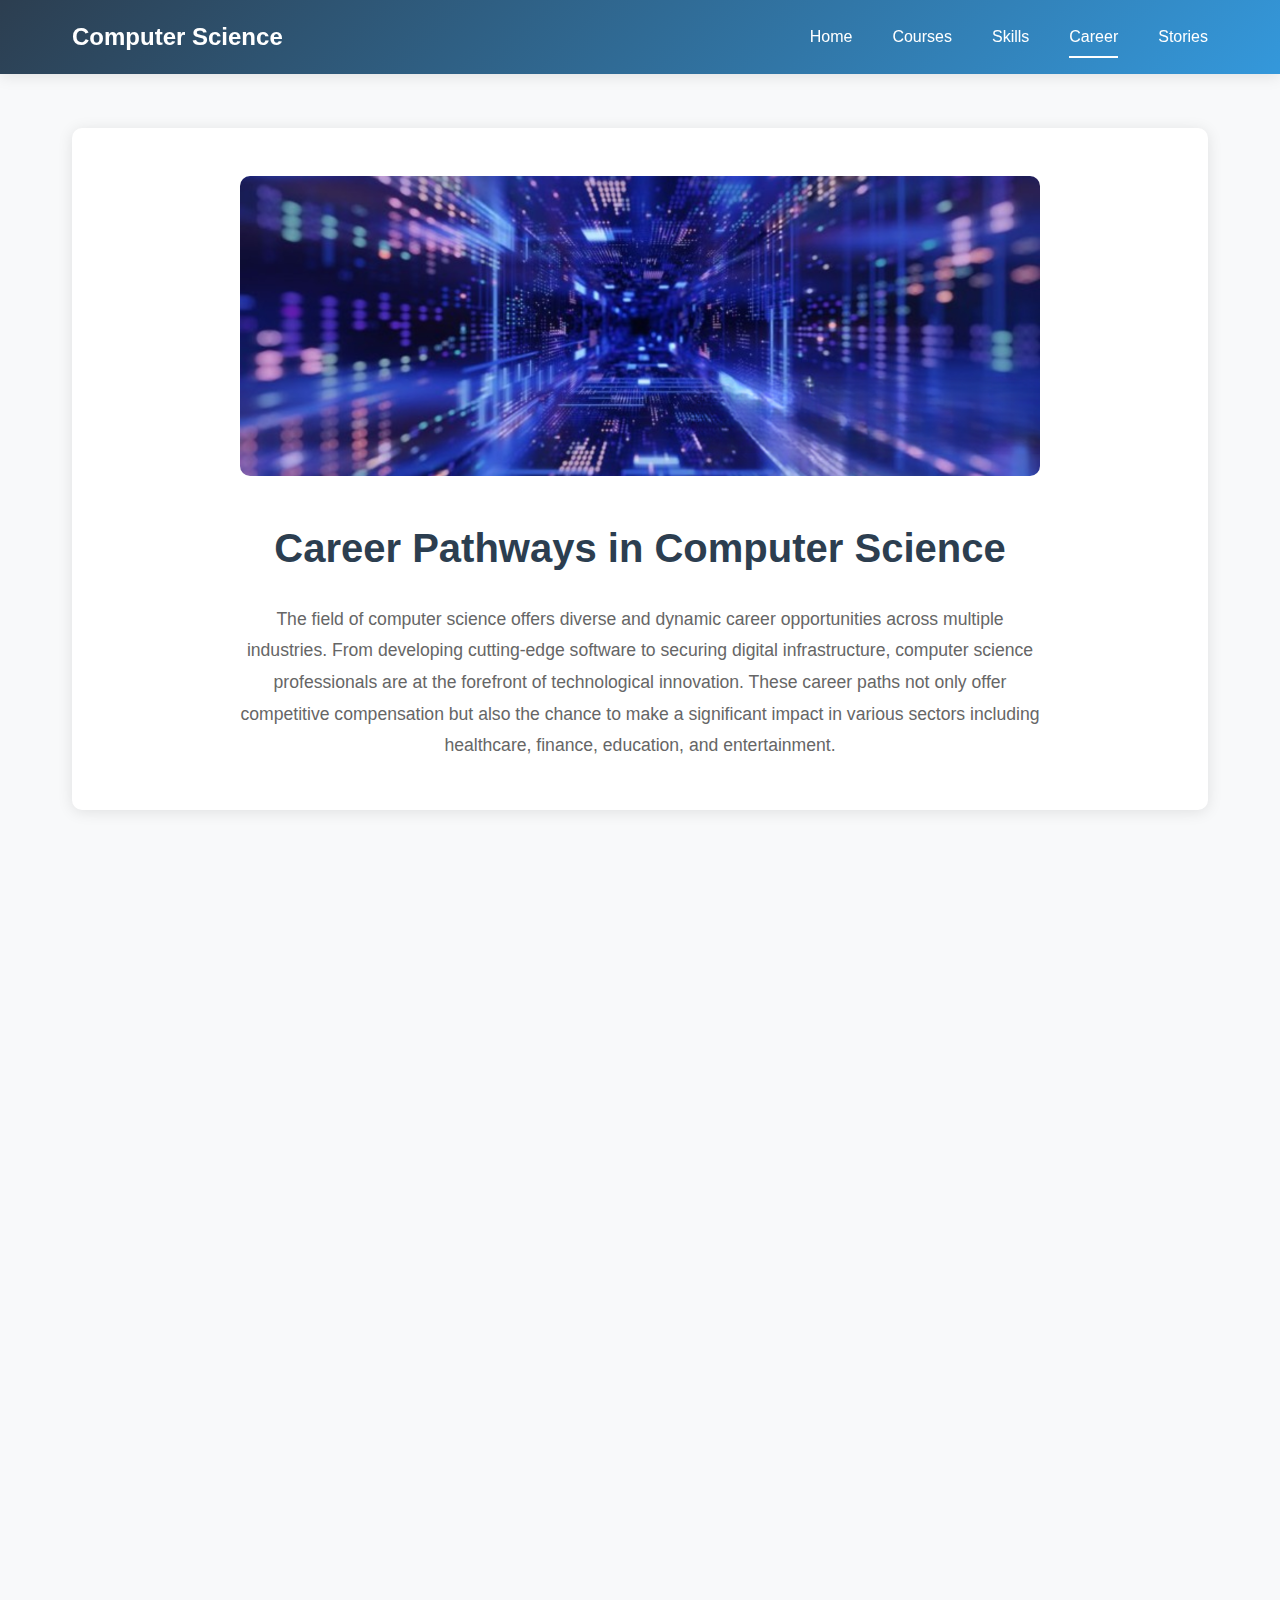
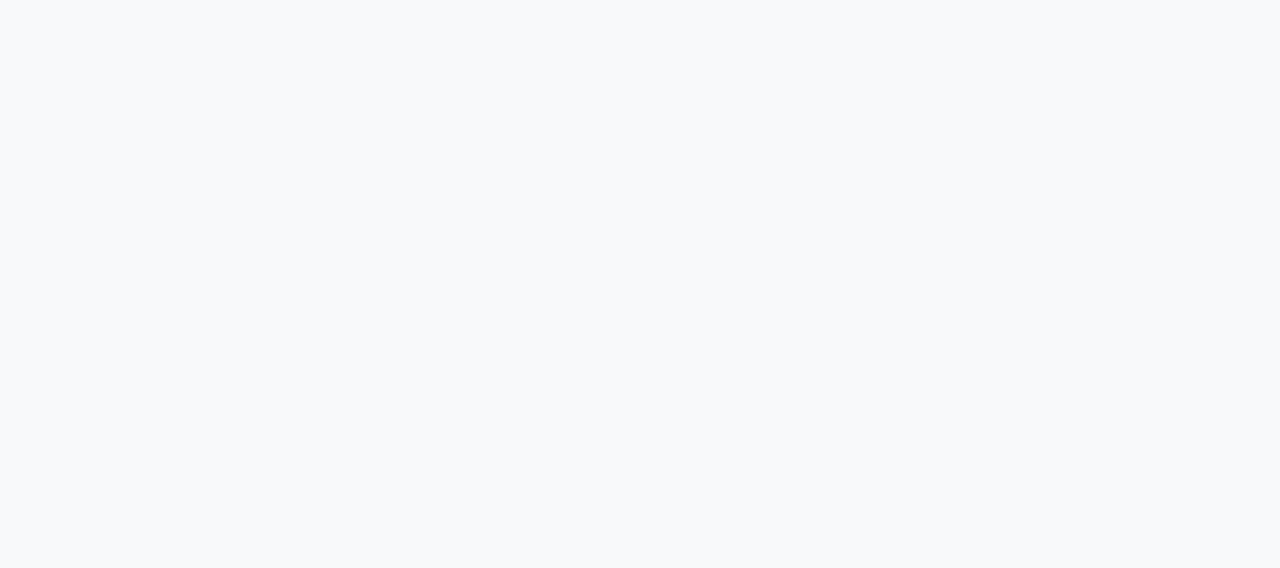
<file: career.html>
<!DOCTYPE html>
<html lang="en">
<head>
    <meta charset="UTF-8">
    <meta name="viewport" content="width=device-width, initial-scale=1.0">
    <title>Computer Science Careers</title>
    <link rel="stylesheet"href="carer.css">
    
</head>
<body>
    <nav>
        <div class="nav-container">
            <a href="#" class="logo">Computer Science</a>
            <div class="nav-links">
                <a href="index.html">Home</a>
                <a href="courses.html">Courses</a>
                <a href="skills.html">Skills</a>
                <a href="career.html" class="active">Career</a>
                <a href="stories.html">Stories</a>
            </div>
        </div>
    </nav>

    <div class="container">
        <section class="intro-section">
            <img src="CSpath.png" alt="Computer Science Careers Overview"/>
            <h1>Career Pathways in Computer Science</h1>
            <p class="intro-text">
                The field of computer science offers diverse and dynamic career opportunities across multiple industries. From developing cutting-edge software to securing digital infrastructure, computer science professionals are at the forefront of technological innovation. These career paths not only offer competitive compensation but also the chance to make a significant impact in various sectors including healthcare, finance, education, and entertainment.
            </p>
        </section>

        <div class="careers-grid">
            <div class="career-card">
                <img src="micro.png" alt="Software Development" class="career-image"/>
                <div class="career-content">
                    <h2 class="career-title">Software Developer</h2>
                    <p class="career-description">Design, develop, and maintain software applications for various platforms. Work with diverse technologies and frameworks to create efficient solutions.</p>
                    <ul class="skills-list">
                        <li>Programming languages (Java, Python, JavaScript)</li>
                        <li>Software architecture and design patterns</li>
                        <li>Version control systems</li>
                        <li>Problem-solving abilities</li>
                    </ul>
                    <a href="https://www.youtube.com/live/Ubg3PenEdNw?si=E45ymzAXVN2nMTrZ" class="resource-link">Learning Resources</a>
                </div>
            </div>

            <div class="career-card">
                <img src="Data.png" alt="Data Science" class="career-image"/>
                <div class="career-content">
                    <h2 class="career-title">Data Scientist</h2>
                    <p class="career-description">Analyze complex data sets to help organizations make data-driven decisions. Develop predictive models and extract meaningful insights.</p>
                    <ul class="skills-list">
                        <li>Statistical analysis and machine learning</li>
                        <li>Python, R, SQL</li>
                        <li>Data visualization</li>
                        <li>Business understanding</li>
                    </ul>
                    <a href="https://youtu.be/-ETQ97mXXF0?si=MY0q4qUSESVNj5SZ" class="resource-link">Learning Resources</a>
                </div>
            </div>

            <div class="career-card">
                <img src="Cys.png" alt="Cybersecurity" class="career-image"/>
                <div class="career-content">
                    <h2 class="career-title">Cybersecurity Analyst</h2>
                    <p class="career-description">Protect organizations from cyber threats and implement security measures. Monitor systems and respond to security incidents.</p>
                    <ul class="skills-list">
                        <li>Network security protocols</li>
                        <li>Security tools and frameworks</li>
                        <li>Incident response</li>
                        <li>Risk assessment</li>
                    </ul>
                    <a href="https://www.youtube.com/live/lpa8uy4DyMo?si=bXQifRedZBlsY5AZ" class="resource-link">Learning Resources</a>
                </div>
            </div>

            <div class="career-card">
                <img src="AIeng.png" alt="AI Engineer" class="career-image"/>
                <div class="career-content">
                    <h2 class="career-title">AI Engineer</h2>
                    <p class="career-description">Develop and implement artificial intelligence solutions. Create machine learning models and neural networks for various applications.</p>
                    <ul class="skills-list">
                        <li>Machine learning algorithms</li>
                        <li>Deep learning frameworks</li>
                        <li>Python and TensorFlow</li>
                        <li>Mathematics and statistics</li>
                    </ul>
                    <a href="https://youtu.be/ad79nYk2keg?si=IFNWxXSAvjgjDuZv" class="resource-link">Learning Resources</a>
                </div>
            </div>
        </div>
    </div>

    <script>
        function animateOnScroll() {
            const cards = document.querySelectorAll('.career-card');
            
            cards.forEach(card => {
                const cardPosition = card.getBoundingClientRect().top;
                const screenPosition = window.innerHeight / 1.3;

                if (cardPosition < screenPosition) {
                    card.classList.add('visible');
                }
            });
        }

        document.addEventListener('DOMContentLoaded', animateOnScroll);
        window.addEventListener('scroll', animateOnScroll);
    </script>
</body>
</html>
</file>
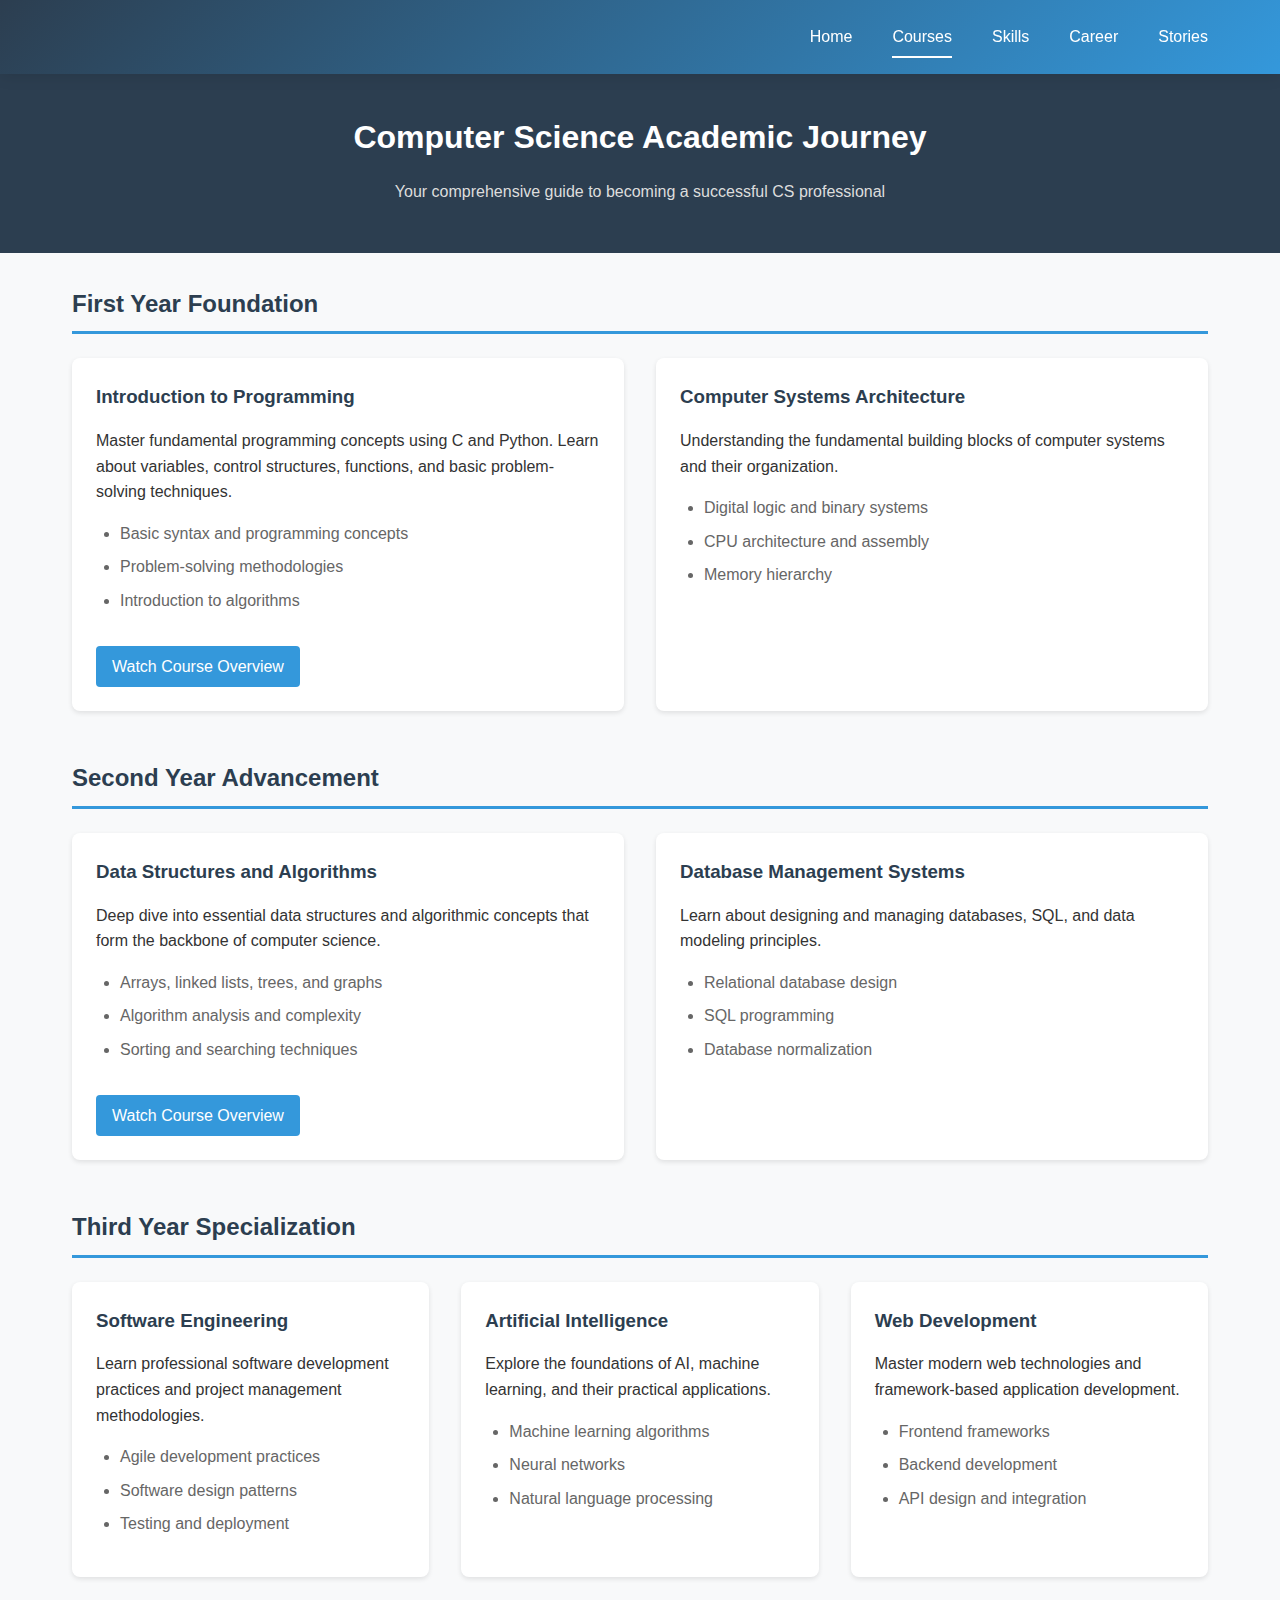
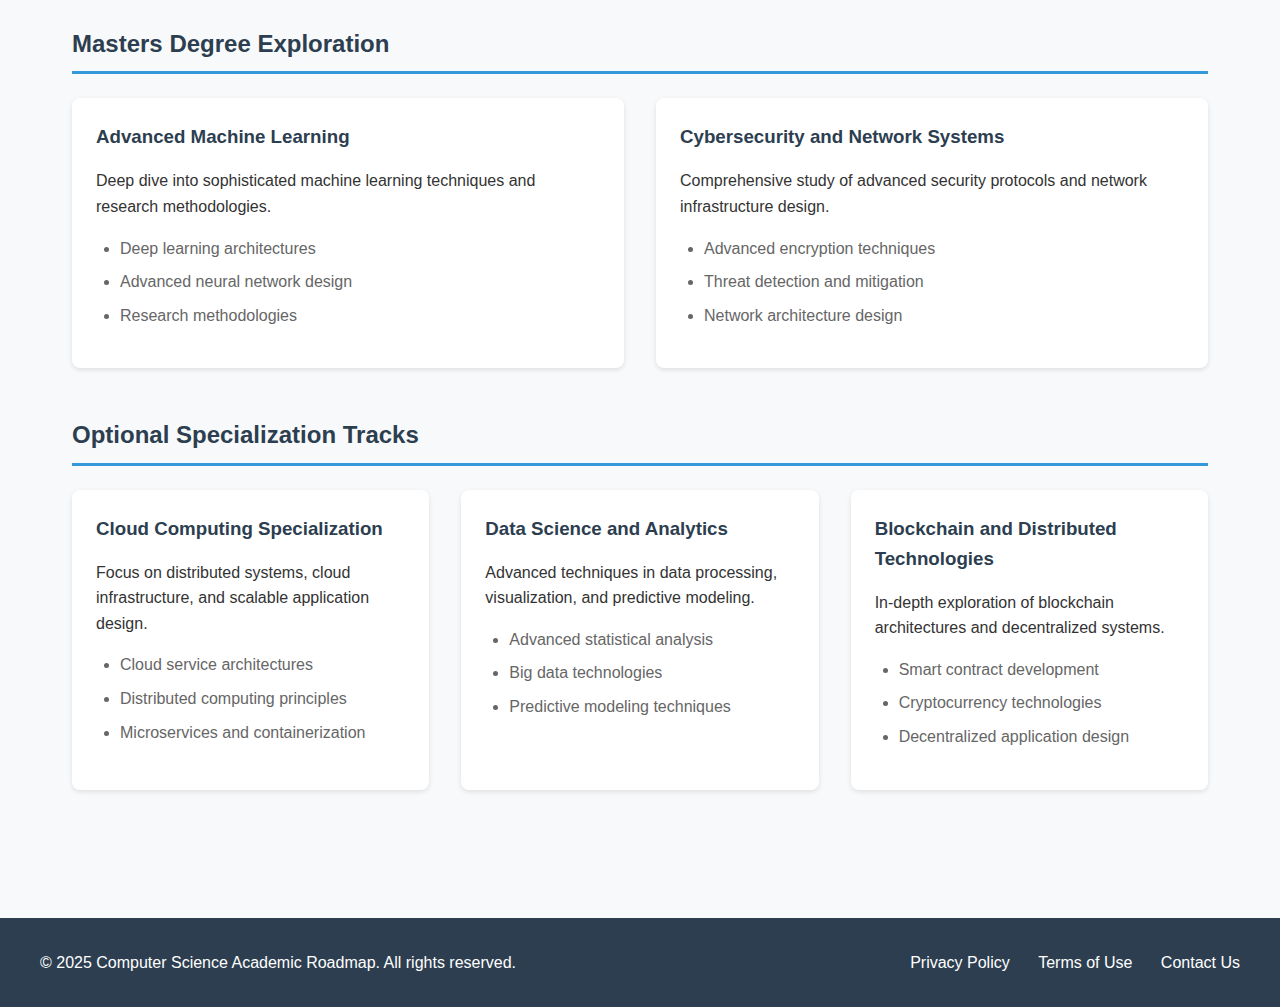
<file: courses.html>
<!DOCTYPE html>
<html lang="en">
<head>
    <meta charset="UTF-8">
    <meta name="viewport" content="width=device-width, initial-scale=1.0">
    <meta name="description" content="Comprehensive roadmap for Computer Science majors covering courses from first to third year">
    <meta name="keywords" content="CS courses, computer science, programming, data structures, algorithms">
    <title>Computer Science Academic Roadmap</title>
    <link rel="stylesheet"href="styles2.css">
    
</head>
<body>
    <nav class="main-navigation">
        <div class="nav-list">
            <a href="index.html" class="nav-link">Home</a>
            <a href="courses.html" class="nav-link active">Courses</a>
            <a href="skills.html" class="nav-link">Skills</a>
            <a href="career.html" class="nav-link">Career</a>
            <a href="stories.html"class="nav-link">Stories</a>
        </div>
    </nav>

    <header>
        <div class="header-content">
            <h1>Computer Science Academic Journey</h1>
            <p class="subtitle">Your comprehensive guide to becoming a successful CS professional</p>
        </div>
    </header>

    <main class="main-content">
        <section class="year-section" id="first-year">
            <h2>First Year Foundation</h2>
            <div class="course-grid">
                <article class="course-card">
                    <div class="course-content">
                        <h3>Introduction to Programming</h3>
                        <p>Master fundamental programming concepts using C and Python. Learn about variables, control structures, functions, and basic problem-solving techniques.</p>
                        <ul class="course-features">
                            <li>Basic syntax and programming concepts</li>
                            <li>Problem-solving methodologies</li>
                            <li>Introduction to algorithms</li>
                        </ul>
                        <a href="https://www.youtube.com/watch?v=rfscVS0vtbw" class="course-link" target="_blank" rel="noopener">Watch Course Overview</a>
                    </div>
                </article>
                <article class="course-card">
                    <div class="course-content">
                        <h3>Computer Systems Architecture</h3>
                        <p>Understanding the fundamental building blocks of computer systems and their organization.</p>
                        <ul class="course-features">
                            <li>Digital logic and binary systems</li>
                            <li>CPU architecture and assembly</li>
                            <li>Memory hierarchy</li>
                        </ul>
                    </div>
                </article>
            </div>
        </section>

        <section class="year-section" id="second-year">
            <h2>Second Year Advancement</h2>
            <div class="course-grid">
                <article class="course-card">
                    <div class="course-content">
                        <h3>Data Structures and Algorithms</h3>
                        <p>Deep dive into essential data structures and algorithmic concepts that form the backbone of computer science.</p>
                        <ul class="course-features">
                            <li>Arrays, linked lists, trees, and graphs</li>
                            <li>Algorithm analysis and complexity</li>
                            <li>Sorting and searching techniques</li>
                        </ul>
                        <a href="https://www.youtube.com/watch?v=RBSGKlAvoiM" class="course-link" target="_blank" rel="noopener">Watch Course Overview</a>
                    </div>
                </article>
                <article class="course-card">
                    <div class="course-content">
                        <h3>Database Management Systems</h3>
                        <p>Learn about designing and managing databases, SQL, and data modeling principles.</p>
                        <ul class="course-features">
                            <li>Relational database design</li>
                            <li>SQL programming</li>
                            <li>Database normalization</li>
                        </ul>
                    </div>
                </article>
            </div>
        </section>

        <section class="year-section" id="third-year">
            <h2>Third Year Specialization</h2>
            <div class="course-grid">
                <article class="course-card">
                    <div class="course-content">
                        <h3>Software Engineering</h3>
                        <p>Learn professional software development practices and project management methodologies.</p>
                        <ul class="course-features">
                            <li>Agile development practices</li>
                            <li>Software design patterns</li>
                            <li>Testing and deployment</li>
                        </ul>
                    </div>
                </article>
                <article class="course-card">
                    <div class="course-content">
                        <h3>Artificial Intelligence</h3>
                        <p>Explore the foundations of AI, machine learning, and their practical applications.</p>
                        <ul class="course-features">
                            <li>Machine learning algorithms</li>
                            <li>Neural networks</li>
                            <li>Natural language processing</li>
                        </ul>
                    </div>
                </article>
                <article class="course-card">
                    <div class="course-content">
                        <h3>Web Development</h3>
                        <p>Master modern web technologies and framework-based application development.</p>
                        <ul class="course-features">
                            <li>Frontend frameworks</li>
                            <li>Backend development</li>
                            <li>API design and integration</li>
                        </ul>
                    </div>
                </article>
            </div>
        </section>

        <section class="year-section" id="masters-degree">
            <h2>Masters Degree Exploration</h2>
            <div class="course-grid">
                <article class="course-card">
                    <div class="course-content">
                        <h3>Advanced Machine Learning</h3>
                        <p>Deep dive into sophisticated machine learning techniques and research methodologies.</p>
                        <ul class="course-features">
                            <li>Deep learning architectures</li>
                            <li>Advanced neural network design</li>
                            <li>Research methodologies</li>
                        </ul>
                    </div>
                </article>
                <article class="course-card">
                    <div class="course-content">
                        <h3>Cybersecurity and Network Systems</h3>
                        <p>Comprehensive study of advanced security protocols and network infrastructure design.</p>
                        <ul class="course-features">
                            <li>Advanced encryption techniques</li>
                            <li>Threat detection and mitigation</li>
                            <li>Network architecture design</li>
                        </ul>
                    </div>
                </article>
            </div>
        </section>
    
        <section class="year-section" id="optional-specializations">
            <h2>Optional Specialization Tracks</h2>
            <div class="course-grid">
                <article class="course-card">
                    <div class="course-content">
                        <h3>Cloud Computing Specialization</h3>
                        <p>Focus on distributed systems, cloud infrastructure, and scalable application design.</p>
                        <ul class="course-features">
                            <li>Cloud service architectures</li>
                            <li>Distributed computing principles</li>
                            <li>Microservices and containerization</li>
                        </ul>
                    </div>
                </article>
                <article class="course-card">
                    <div class="course-content">
                        <h3>Data Science and Analytics</h3>
                        <p>Advanced techniques in data processing, visualization, and predictive modeling.</p>
                        <ul class="course-features">
                            <li>Advanced statistical analysis</li>
                            <li>Big data technologies</li>
                            <li>Predictive modeling techniques</li>
                        </ul>
                    </div>
                </article>
                <article class="course-card">
                    <div class="course-content">
                        <h3>Blockchain and Distributed Technologies</h3>
                        <p>In-depth exploration of blockchain architectures and decentralized systems.</p>
                        <ul class="course-features">
                            <li>Smart contract development</li>
                            <li>Cryptocurrency technologies</li>
                            <li>Decentralized application design</li>
                        </ul>
                    </div>
                </article>
            </div>
        </section>
    
    </main>

    <footer class="site-footer">
        <div class="footer-content">
            <p>&copy; 2025 Computer Science Academic Roadmap. All rights reserved.</p>
            <nav class="footer-nav">
                <a href="#privacy">Privacy Policy</a>
                <a href="#terms">Terms of Use</a>
                <a href="#contact">Contact Us</a>
            </nav>
        </div>
    </footer>
</body>
</html>
</file>
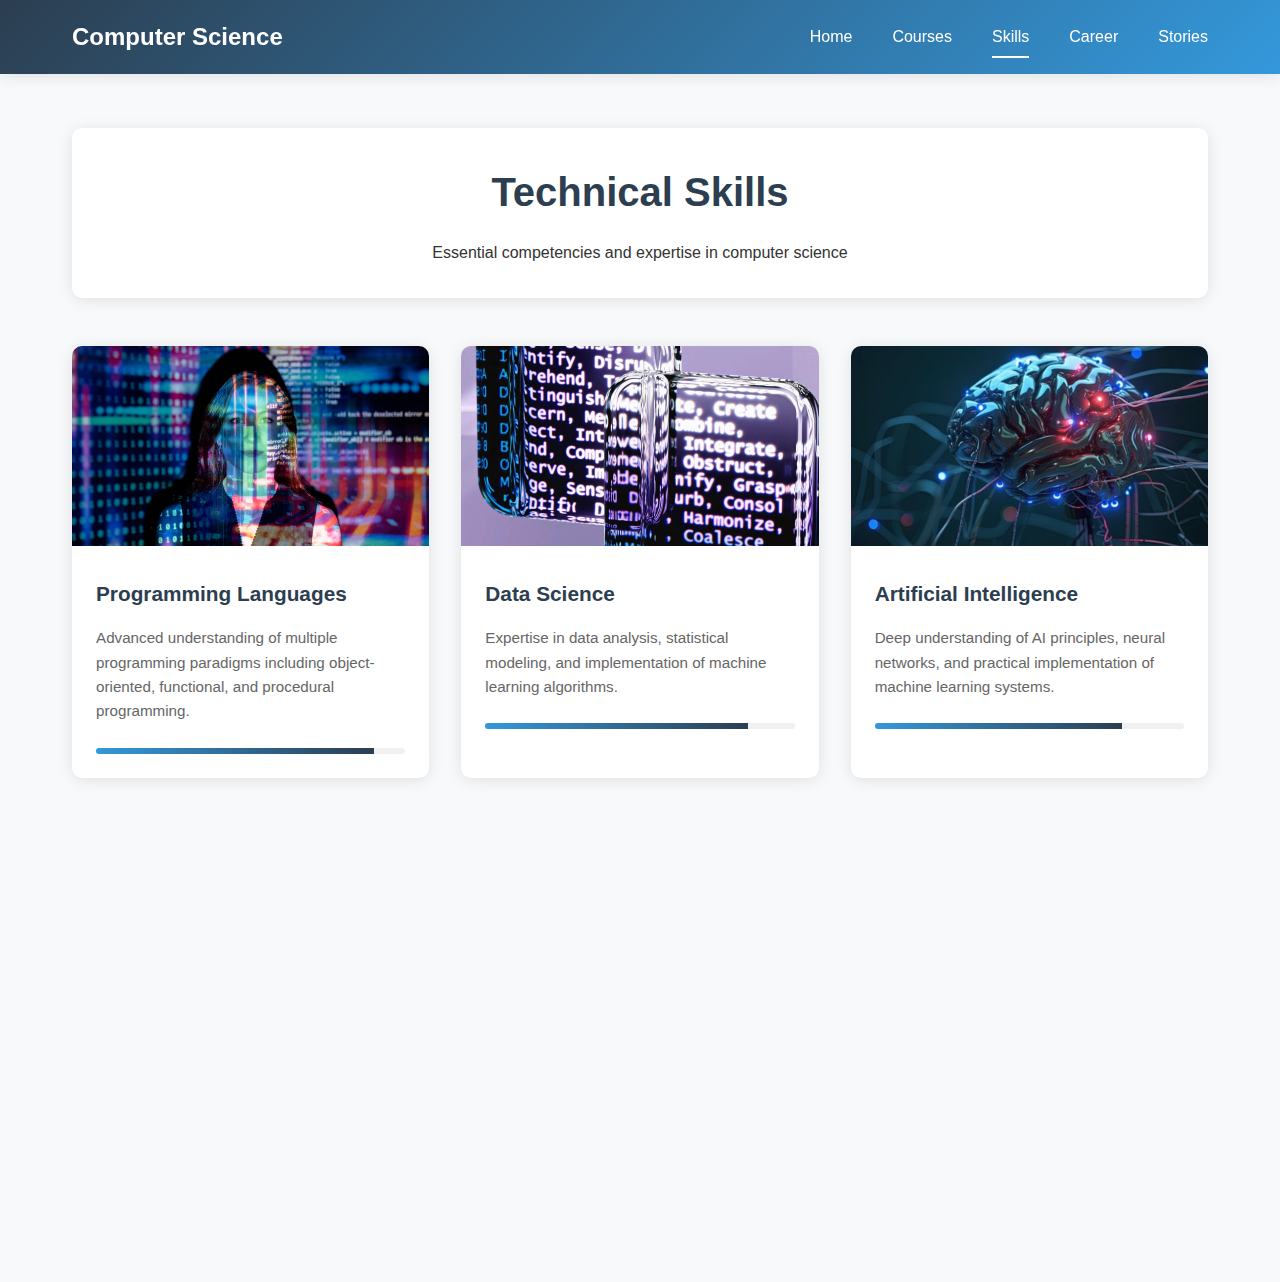
<file: skills.html>
<!DOCTYPE html>
<html lang="en">
<head>
    <meta charset="UTF-8">
    <meta name="viewport" content="width=device-width, initial-scale=1.0">
    <title>Computer Science Skills</title>
    <link rel="stylesheet"href="skills.css">
    
</head>
<body>
    <nav>
        <div class="nav-container">
            <a href="#" class="logo">Computer Science</a>
            <div class="nav-links">
                <a href="index.html">Home</a>
                <a href="courses.html">Courses</a>
                <a href="skills.html" class="active">Skills</a>
                <a href="career.html">Career</a>
                <a href="stories.html">Stories</a>
            </div>
        </div>
    </nav>

    <div class="container">
        <header>
            <h1>Technical Skills</h1>
            <p>Essential competencies and expertise in computer science</p>
        </header>

        <div class="skills-grid">
            <div class="skill-card">
                <img src="programming.png" alt="Programming Languages" class="skill-image"/>
                <div class="skill-content">
                    <h2 class="skill-title">Programming Languages</h2>
                    <p class="skill-description">Advanced understanding of multiple programming paradigms including object-oriented, functional, and procedural programming.</p>
                    <div class="progress-container">
                        <div class="progress-bar" data-progress="90"></div>
                    </div>
                </div>
            </div>

            <div class="skill-card">
                <img src="machine.png" alt="Data Science" class="skill-image"/>
                <div class="skill-content">
                    <h2 class="skill-title">Data Science</h2>
                    <p class="skill-description">Expertise in data analysis, statistical modeling, and implementation of machine learning algorithms.</p>
                    <div class="progress-container">
                        <div class="progress-bar" data-progress="85"></div>
                    </div>
                </div>
            </div>

            <div class="skill-card">
                <img src="AI.png" alt="Artificial Intelligence" class="skill-image"/>
                <div class="skill-content">
                    <h2 class="skill-title">Artificial Intelligence</h2>
                    <p class="skill-description">Deep understanding of AI principles, neural networks, and practical implementation of machine learning systems.</p>
                    <div class="progress-container">
                        <div class="progress-bar" data-progress="80"></div>
                    </div>
                </div>
            </div>

            <div class="skill-card">
                <img src="cyber.png" alt="Cybersecurity" class="skill-image"/>
                <div class="skill-content">
                    <h2 class="skill-title">Cybersecurity</h2>
                    <p class="skill-description">Strong foundation in network security, cryptography, and secure system design methodologies.</p>
                    <div class="progress-container">
                        <div class="progress-bar" data-progress="85"></div>
                    </div>
                </div>
            </div>

            <div class="skill-card">
                <img src="solve.png" alt="Problem Solving" class="skill-image"/>
                <div class="skill-content">
                    <h2 class="skill-title">Problem Solving</h2>
                    <p class="skill-description">Advanced capabilities in algorithm design and optimization techniques for complex computational challenges.</p>
                    <div class="progress-container">
                        <div class="progress-bar" data-progress="95"></div>
                    </div>
                </div>
            </div>

            <div class="skill-card">
                <img src="team2.png" alt="Team Collaboration" class="skill-image"/>
                <div class="skill-content">
                    <h2 class="skill-title">Team Collaboration</h2>
                    <p class="skill-description">Excellence in project coordination, version control systems, and collaborative development.</p>
                    <div class="progress-container">
                        <div class="progress-bar" data-progress="90"></div>
                    </div>
                </div>
            </div>
        </div>
    </div>

    <script>
        function animateOnScroll() {
            const cards = document.querySelectorAll('.skill-card');
            
            cards.forEach(card => {
                const cardPosition = card.getBoundingClientRect().top;
                const screenPosition = window.innerHeight / 1.3;

                if (cardPosition < screenPosition) {
                    card.classList.add('visible');
                    const progress = card.querySelector('.progress-bar');
                    const progressValue = progress.getAttribute('data-progress');
                    progress.style.width = progressValue + '%';
                }
            });
        }

        document.addEventListener('DOMContentLoaded', animateOnScroll);
        window.addEventListener('scroll', animateOnScroll);
    </script>
</body>
</html>
</file>
<file: carer.css>
* {
  margin: 0;
  padding: 0;
  box-sizing: border-box;
  font-family: 'Arial', sans-serif;
}

body {
  background: #f8f9fa;
  color: #333;
  line-height: 1.6;
}

nav {
  background: linear-gradient(135deg, #2c3e50 0%, #3498db 100%);
  padding: 1rem 0;
  position: fixed;
  width: 100%;
  top: 0;
  z-index: 1000;
  box-shadow: 0 2px 15px rgba(0,0,0,0.1);
}

.nav-container {
  max-width: 1200px;
  margin: 0 auto;
  display: flex;
  justify-content: space-between;
  align-items: center;
  padding: 0 2rem;
}

.logo {
  color: #fff;
  font-size: 1.5rem;
  text-decoration: none;
  font-weight: bold;
}

.nav-links {
  display: flex;
  gap: 2.5rem;
}

.nav-links a {
  color: #fff;
  text-decoration: none;
  font-weight: 500;
  transition: all 0.3s ease;
  padding: 0.5rem 0;
  position: relative;
}

.nav-links a::after {
  content: '';
  position: absolute;
  width: 0;
  height: 2px;
  bottom: 0;
  left: 0;
  background: #fff;
  transition: width 0.3s ease;
}

.nav-links a:hover::after {
  width: 100%;
}

.nav-links a.active::after {
  width: 100%;
}

.container {
  max-width: 1200px;
  margin: 6rem auto 2rem;
  padding: 2rem;
}

.intro-section {
  background: #fff;
  padding: 3rem;
  border-radius: 10px;
  box-shadow: 0 2px 15px rgba(0,0,0,0.1);
  margin-bottom: 3rem;
  text-align: center;
}

.intro-section img {
  width: 100%;
  max-width: 800px;
  height: 300px;
  object-fit: cover;
  border-radius: 10px;
  margin-bottom: 2rem;
}

h1 {
  color: #2c3e50;
  font-size: 2.5rem;
  margin-bottom: 1.5rem;
}

.intro-text {
  max-width: 800px;
  margin: 0 auto;
  color: #666;
  font-size: 1.1rem;
  line-height: 1.8;
}

.careers-grid {
  display: grid;
  grid-template-columns: repeat(auto-fit, minmax(350px, 1fr));
  gap: 2rem;
}

.career-card {
  background: #fff;
  border-radius: 10px;
  overflow: hidden;
  box-shadow: 0 2px 15px rgba(0,0,0,0.1);
  transition: transform 0.3s ease;
  opacity: 0;
  transform: translateY(20px);
}

.career-card.visible {
  opacity: 1;
  transform: translateY(0);
}

.career-card:hover {
  transform: translateY(-5px);
}

.career-image {
  width: 100%;
  height: 200px;
  object-fit: cover;
}

.career-content {
  padding: 1.5rem;
}

.career-title {
  font-size: 1.3rem;
  color: #2c3e50;
  margin-bottom: 1rem;
}

.career-description {
  color: #666;
  margin-bottom: 1.5rem;
  font-size: 0.95rem;
}

.skills-list {
  margin-bottom: 1.5rem;
  padding-left: 1.2rem;
}

.skills-list li {
  color: #555;
  margin-bottom: 0.5rem;
  font-size: 0.9rem;
}

.resource-link {
  display: inline-block;
  background: #3498db;
  color: #fff;
  padding: 0.5rem 1rem;
  border-radius: 5px;
  text-decoration: none;
  transition: background 0.3s ease;
}

.resource-link:hover {
  background: #2980b9;
}

@media (max-width: 768px) {
  .nav-container {
      flex-direction: column;
      padding: 1rem;
  }

  .nav-links {
      margin-top: 1rem;
  }

  .container {
      padding: 1rem;
      margin-top: 8rem;
  }

  .intro-section {
      padding: 1.5rem;
  }

  .careers-grid {
      grid-template-columns: 1fr;
  }
}
</file>
<file: styles2.css>
* {
    margin: 0;
    padding: 0;
    box-sizing: border-box;
    font-family: 'Arial', sans-serif;
}

body {
    background: #f8f9fa;
    color: #333;
    line-height: 1.6;
}

/* Navigation */
.main-navigation {
    background: linear-gradient(135deg, #2c3e50 0%, #3498db 100%);
    padding: 1rem 0;
    position: fixed;
    width: 100%;
    top: 0;
    z-index: 1000;
    box-shadow: 0 2px 15px rgba(0,0,0,0.1);
}

.nav-list {
    max-width: 1200px;
    margin: 0 auto;
    display: flex;
    justify-content: flex-end;
    gap: 2.5rem;
    padding: 0 2rem;
}

.nav-link {
    color: white;
    text-decoration: none;
    font-weight: 500;
    transition: all 0.3s ease;
    padding: 0.5rem 0;
    position: relative;
}

.nav-link::after {
    content: '';
    position: absolute;
    width: 0;
    height: 2px;
    bottom: 0;
    left: 0;
    background: white;
    transition: width 0.3s ease;
}

.nav-link:hover::after {
    width: 100%;
}

.nav-link.active::after {
    width: 100%;
}

/* Header */
.header-content {
    margin-top: 4rem;
    text-align: center;
    padding: 3rem 1rem;
    background: #2c3e50;
    color: white;
}

.subtitle {
    margin-top: 1rem;
    color: #ddd;
}

/* Main Content */
.main-content {
    max-width: 1200px;
    margin: 0 auto;
    padding: 2rem;
}

.year-section {
    margin-bottom: 3rem;
}

.year-section h2 {
    color: #2c3e50;
    margin-bottom: 1.5rem;
    padding-bottom: 0.5rem;
    border-bottom: 3px solid #3498db;
}

/* Course Grid */
.course-grid {
    display: grid;
    grid-template-columns: repeat(auto-fit, minmax(300px, 1fr));
    gap: 2rem;
    margin-top: 1rem;
}

/* Course Cards */
.course-card {
    background: white;
    border-radius: 8px;
    box-shadow: 0 2px 5px rgba(0,0,0,0.1);
    transition: transform 0.3s;
}

.course-card:hover {
    transform: translateY(-5px);
}

.course-content {
    padding: 1.5rem;
}

.course-content h3 {
    color: #2c3e50;
    margin-bottom: 1rem;
}

.course-features {
    margin: 1rem 0;
    padding-left: 1.5rem;
}

.course-features li {
    margin-bottom: 0.5rem;
    color: #666;
}

.course-link {
    display: inline-block;
    margin-top: 1rem;
    padding: 0.5rem 1rem;
    background: #3498db;
    color: white;
    text-decoration: none;
    border-radius: 4px;
    transition: background 0.3s ease;
}

.course-link:hover {
    background: #2980b9;
}

/* Footer */
.site-footer {
    background: #2c3e50;
    color: white;
    padding: 2rem;
    margin-top: 3rem;
}

.footer-content {
    max-width: 1200px;
    margin: 0 auto;
    display: flex;
    justify-content: space-between;
    align-items: center;
}

.footer-nav a {
    color: white;
    text-decoration: none;
    margin-left: 1.5rem;
    transition: color 0.3s ease;
}

.footer-nav a:hover {
    color: #3498db;
}

/* Responsive Design */
@media (max-width: 768px) {
    .nav-list {
        flex-direction: column;
        text-align: center;
        gap: 1rem;
        padding: 1rem;
    }

    .footer-content {
        flex-direction: column;
        text-align: center;
        gap: 1rem;
    }

    .footer-nav a {
        margin: 0 0.75rem;
    }
}
</file>
<file: skills.css>
* {
  margin: 0;
  padding: 0;
  box-sizing: border-box;
  font-family: 'Arial', sans-serif;
}

body {
  background: #f8f9fa;
  color: #333;
  line-height: 1.6;
}

/* Navigation  */
nav {
  background: linear-gradient(135deg, #2c3e50 0%, #3498db 100%);
  padding: 1rem 0;
  position: fixed;
  width: 100%;
  top: 0;
  z-index: 1000;
  box-shadow: 0 2px 15px rgba(0,0,0,0.1);
}

.nav-container {
  max-width: 1200px;
  margin: 0 auto;
  display: flex;
  justify-content: space-between;
  align-items: center;
  padding: 0 2rem;
}

.logo {
  color: #fff;
  font-size: 1.5rem;
  text-decoration: none;
  font-weight: bold;
}

.nav-links {
  display: flex;
  gap: 2.5rem;
}

.nav-links a {
  color: #fff;
  text-decoration: none;
  font-weight: 500;
  transition: all 0.3s ease;
  padding: 0.5rem 0;
  position: relative;
}

.nav-links a::after {
  content: '';
  position: absolute;
  width: 0;
  height: 2px;
  bottom: 0;
  left: 0;
  background: #fff;
  transition: width 0.3s ease;
}

.nav-links a:hover::after {
  width: 100%;
}

.nav-links a.active {
  color: #fff;
}

.nav-links a.active::after {
  width: 100%;
}

/* Main Content Styles */
.container {
  max-width: 1200px;
  margin: 6rem auto 2rem;
  padding: 2rem;
}

header {
  text-align: center;
  margin-bottom: 3rem;
  padding: 2rem;
  background: #fff;
  border-radius: 10px;
  box-shadow: 0 2px 15px rgba(0,0,0,0.1);
}

h1 {
  color: #2c3e50;
  font-size: 2.5rem;
  margin-bottom: 1rem;
}

.skills-grid {
  display: grid;
  grid-template-columns: repeat(auto-fit, minmax(350px, 1fr));
  gap: 2rem;
}

.skill-card {
  background: #fff;
  border-radius: 10px;
  overflow: hidden;
  box-shadow: 0 2px 15px rgba(0,0,0,0.1);
  transition: transform 0.3s ease;
  opacity: 0;
  transform: translateY(20px);
}

.skill-card.visible {
  opacity: 1;
  transform: translateY(0);
}

.skill-card:hover {
  transform: translateY(-5px);
}

.skill-image {
  width: 100%;
  height: 200px;
  object-fit: cover;
}

.skill-content {
  padding: 1.5rem;
}

.skill-title {
  font-size: 1.3rem;
  color: #2c3e50;
  margin-bottom: 1rem;
}

.skill-description {
  color: #666;
  margin-bottom: 1.5rem;
  font-size: 0.95rem;
}

.progress-container {
  background: #f0f0f0;
  border-radius: 10px;
  height: 6px;
  overflow: hidden;
}

.progress-bar {
  width: 0;
  height: 100%;
  background: linear-gradient(90deg, #3498db, #2c3e50);
  transition: width 1s ease;
}

@media (max-width: 768px) {
  .nav-container {
      flex-direction: column;
      padding: 1rem;
  }

  .nav-links {
      margin-top: 1rem;
  }

  .container {
      padding: 1rem;
      margin-top: 8rem;
  }

  .skills-grid {
      grid-template-columns: 1fr;
  }
}
</file>
